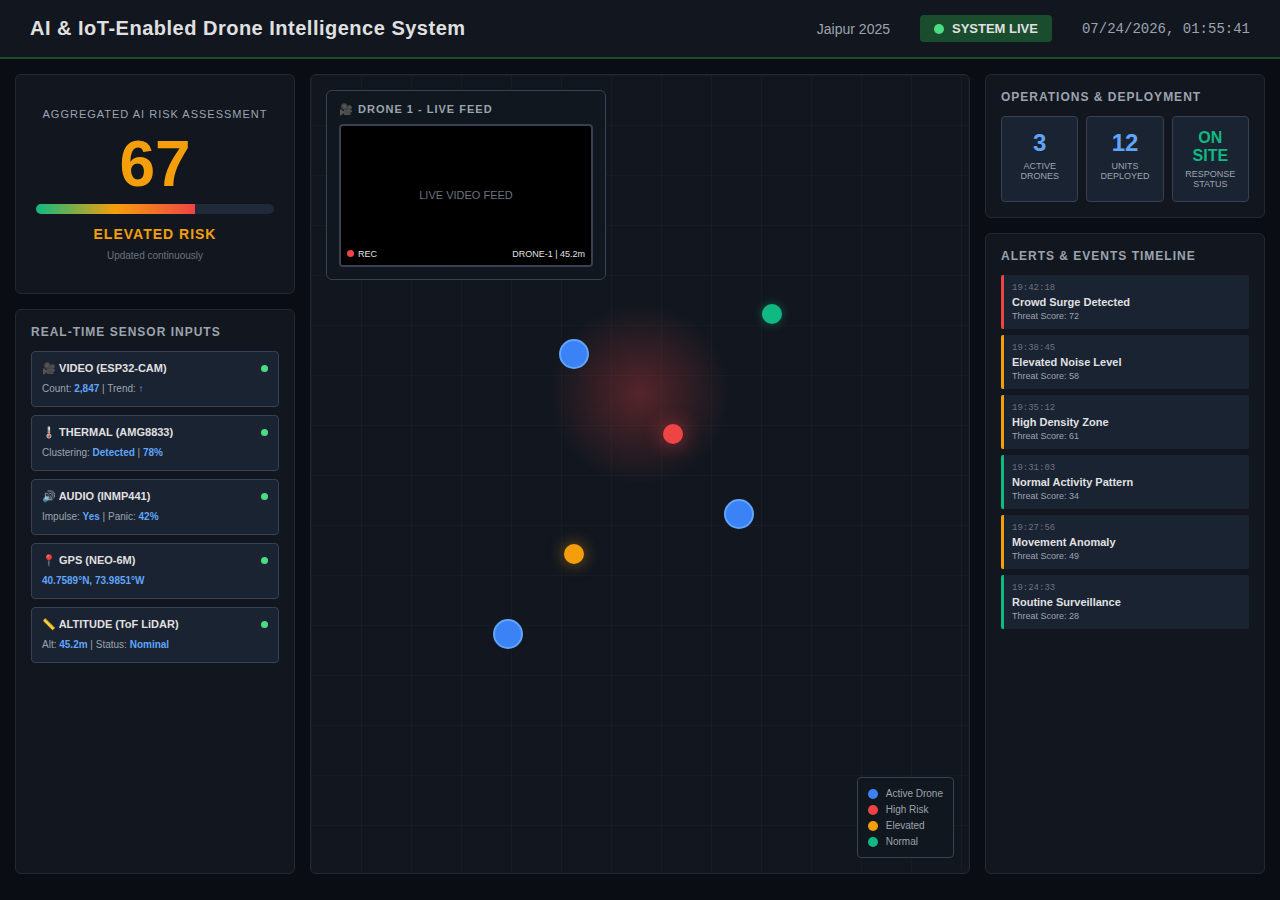
<file: demo.html>
<!DOCTYPE html>
<html lang="en">
<head>
    <meta charset="UTF-8">
    <meta name="viewport" content="width=device-width, initial-scale=1.0">
    <title>AI-Enabled Situational Awareness Dashboard</title>
    <style>
        * {
            margin: 0;
            padding: 0;
            box-sizing: border-box;
        }

        body {
            font-family: 'Segoe UI', Tahoma, Geneva, Verdana, sans-serif;
            background: #0a0e14;
            color: #e0e0e0;
            overflow: hidden;
            height: 100vh;
        }

        .top-bar {
            background: #12171f;
            border-bottom: 2px solid #1a4d2e;
            padding: 15px 30px;
            display: flex;
            justify-content: space-between;
            align-items: center;
        }

        .top-bar h1 {
            font-size: 20px;
            font-weight: 600;
            color: #e0e0e0;
            letter-spacing: 0.5px;
        }

        .top-bar-right {
            display: flex;
            gap: 30px;
            align-items: center;
        }

        .status-badge {
            display: flex;
            align-items: center;
            gap: 8px;
            padding: 6px 14px;
            background: #1a4d2e;
            border-radius: 4px;
        }

        .status-dot {
            width: 10px;
            height: 10px;
            border-radius: 50%;
            background: #4ade80;
            animation: pulse 2s infinite;
        }

        @keyframes pulse {
            0%, 100% { opacity: 1; }
            50% { opacity: 0.5; }
        }

        .timestamp {
            font-size: 14px;
            color: #9ca3af;
            font-family: 'Courier New', monospace;
        }

        .main-container {
            display: grid;
            grid-template-columns: 280px 1fr 280px;
            grid-template-rows: 1fr;
            gap: 15px;
            padding: 15px;
            height: calc(100vh - 70px);
        }

        .left-panel, .right-panel {
            display: flex;
            flex-direction: column;
            gap: 15px;
        }

        .map-section {
            background: #12171f;
            border: 1px solid #1f2937;
            border-radius: 6px;
            position: relative;
            overflow: hidden;
        }

        .map-canvas {
            width: 100%;
            height: 100%;
            background: transparent;
            position: relative;
        }

        .map-background {
            position: absolute;
            top: 0;
            left: 0;
            right: 0;
            bottom: 0;
            background-image: url('https://api.mapbox.com/styles/v1/mapbox/dark-v11/static/-73.9851,40.7589,13,0/1200x800@2x?access_token=pk.eyJ1IjoibWFwYm94IiwiYSI6ImNpejY4NXVycTA2emYycXBndHRqcmZ3N3gifQ.rJcFIG214AriISLbB6B5aw');
            background-size: cover;
            background-position: center;
            opacity: 0.7;
        }

        .map-grid {
            position: absolute;
            top: 0;
            left: 0;
            right: 0;
            bottom: 0;
            background-image: 
                linear-gradient(rgba(255,255,255,0.02) 1px, transparent 1px),
                linear-gradient(90deg, rgba(255,255,255,0.02) 1px, transparent 1px);
            background-size: 50px 50px;
            pointer-events: none;
        }

        .drone-marker {
            position: absolute;
            width: 30px;
            height: 30px;
            background: #3b82f6;
            border: 2px solid #60a5fa;
            border-radius: 50%;
            transform: translate(-50%, -50%);
            animation: droneMove 8s linear infinite;
        }

        .drone-1 { top: 35%; left: 40%; animation-delay: 0s; }
        .drone-2 { top: 55%; left: 65%; animation-delay: 2s; }
        .drone-3 { top: 70%; left: 30%; animation-delay: 4s; }

        @keyframes droneMove {
            0%, 100% { transform: translate(-50%, -50%); }
            25% { transform: translate(-40%, -60%); }
            50% { transform: translate(-60%, -55%); }
            75% { transform: translate(-45%, -45%); }
        }

        .incident-marker {
            position: absolute;
            width: 20px;
            height: 20px;
            border-radius: 50%;
            transform: translate(-50%, -50%);
            animation: markerPulse 1.5s infinite;
        }

        .incident-high { 
            background: #ef4444; 
            box-shadow: 0 0 20px rgba(239, 68, 68, 0.6);
            top: 45%; 
            left: 55%; 
        }

        .incident-medium { 
            background: #f59e0b; 
            box-shadow: 0 0 15px rgba(245, 158, 11, 0.5);
            top: 60%; 
            left: 40%; 
        }

        .incident-low { 
            background: #10b981; 
            box-shadow: 0 0 10px rgba(16, 185, 129, 0.4);
            top: 30%; 
            left: 70%; 
        }

        @keyframes markerPulse {
            0%, 100% { transform: translate(-50%, -50%) scale(1); opacity: 1; }
            50% { transform: translate(-50%, -50%) scale(1.3); opacity: 0.7; }
        }

        .heatmap-overlay {
            position: absolute;
            width: 180px;
            height: 180px;
            background: radial-gradient(circle, rgba(239, 68, 68, 0.3) 0%, transparent 70%);
            border-radius: 50%;
            top: 40%;
            left: 50%;
            transform: translate(-50%, -50%);
            pointer-events: none;
        }

        .threat-panel {
            background: #12171f;
            border: 1px solid #1f2937;
            border-radius: 6px;
            padding: 20px;
            display: flex;
            flex-direction: column;
            align-items: center;
            justify-content: center;
            min-height: 220px;
        }

        .threat-label {
            font-size: 11px;
            color: #9ca3af;
            text-transform: uppercase;
            letter-spacing: 1px;
            margin-bottom: 12px;
        }

        .threat-score {
            font-size: 64px;
            font-weight: 700;
            color: #f59e0b;
            line-height: 1;
            margin-bottom: 8px;
        }

        .threat-gauge {
            width: 100%;
            height: 10px;
            background: #1f2937;
            border-radius: 5px;
            overflow: hidden;
            margin-bottom: 12px;
        }

        .threat-gauge-fill {
            height: 100%;
            width: 67%;
            background: linear-gradient(90deg, #10b981 0%, #f59e0b 50%, #ef4444 100%);
            transition: width 0.5s ease;
        }

        .threat-status {
            font-size: 14px;
            color: #f59e0b;
            font-weight: 600;
            text-transform: uppercase;
            letter-spacing: 1px;
        }

        .threat-subtext {
            font-size: 10px;
            color: #6b7280;
            margin-top: 8px;
        }

        .sensors-panel {
            background: #12171f;
            border: 1px solid #1f2937;
            border-radius: 6px;
            padding: 15px;
            flex: 1;
            display: flex;
            flex-direction: column;
        }

        .panel-title {
            font-size: 12px;
            color: #9ca3af;
            text-transform: uppercase;
            letter-spacing: 1px;
            margin-bottom: 12px;
            font-weight: 600;
        }

        .sensors-grid {
            display: flex;
            flex-direction: column;
            gap: 8px;
            flex: 1;
        }

        .sensor-card {
            background: #1a2332;
            border: 1px solid #374151;
            border-radius: 4px;
            padding: 10px;
        }

        .sensor-header {
            display: flex;
            justify-content: space-between;
            align-items: center;
            margin-bottom: 6px;
        }

        .sensor-name {
            font-size: 11px;
            font-weight: 600;
            color: #e0e0e0;
        }

        .sensor-status {
            width: 7px;
            height: 7px;
            border-radius: 50%;
            background: #4ade80;
        }

        .sensor-data {
            font-size: 10px;
            color: #9ca3af;
            line-height: 1.5;
        }

        .sensor-value {
            color: #60a5fa;
            font-weight: 600;
        }

        .video-feed-panel {
            position: absolute;
            top: 15px;
            left: 15px;
            width: 280px;
            background: rgba(18, 23, 31, 0.95);
            border: 1px solid #374151;
            border-radius: 6px;
            padding: 12px;
            z-index: 10;
        }

        .video-container {
            width: 100%;
            aspect-ratio: 16/9;
            background: #000;
            border: 2px solid #374151;
            border-radius: 4px;
            margin-top: 8px;
            position: relative;
            overflow: hidden;
        }

        .video-placeholder {
            width: 100%;
            height: 100%;
            display: flex;
            align-items: center;
            justify-content: center;
            color: #6b7280;
            font-size: 11px;
        }

        .video-overlay {
            position: absolute;
            bottom: 0;
            left: 0;
            right: 0;
            background: linear-gradient(to top, rgba(0,0,0,0.8), transparent);
            padding: 6px;
            font-size: 9px;
            color: #e0e0e0;
        }

        .video-status {
            display: flex;
            justify-content: space-between;
            align-items: center;
        }

        .rec-indicator {
            display: flex;
            align-items: center;
            gap: 4px;
        }

        .rec-dot {
            width: 7px;
            height: 7px;
            border-radius: 50%;
            background: #ef4444;
            animation: recPulse 1s infinite;
        }

        @keyframes recPulse {
            0%, 100% { opacity: 1; }
            50% { opacity: 0.3; }
        }

        .video-feed-title {
            font-size: 11px;
            color: #9ca3af;
            text-transform: uppercase;
            letter-spacing: 1px;
            font-weight: 600;
        }

        .operations-panel {
            background: #12171f;
            border: 1px solid #1f2937;
            border-radius: 6px;
            padding: 15px;
            min-height: 140px;
        }

        .operations-grid {
            display: grid;
            grid-template-columns: repeat(3, 1fr);
            gap: 8px;
            margin-top: 10px;
        }

        .ops-card {
            background: #1a2332;
            border: 1px solid #374151;
            border-radius: 4px;
            padding: 12px;
            text-align: center;
        }

        .ops-value {
            font-size: 24px;
            font-weight: 700;
            color: #60a5fa;
            margin-bottom: 4px;
        }

        .ops-label {
            font-size: 9px;
            color: #9ca3af;
            text-transform: uppercase;
        }

        .alerts-panel {
            background: #12171f;
            border: 1px solid #1f2937;
            border-radius: 6px;
            padding: 15px;
            flex: 1;
            display: flex;
            flex-direction: column;
        }

        .alerts-grid {
            display: flex;
            flex-direction: column;
            gap: 6px;
            flex: 1;
        }

        .alert-item {
            background: #1a2332;
            border-left: 3px solid #ef4444;
            padding: 8px;
            border-radius: 2px;
        }

        .alert-item.medium {
            border-left-color: #f59e0b;
        }

        .alert-item.low {
            border-left-color: #10b981;
        }

        .alert-time {
            font-size: 9px;
            color: #6b7280;
            font-family: 'Courier New', monospace;
        }

        .alert-type {
            font-size: 11px;
            font-weight: 600;
            color: #e0e0e0;
            margin: 3px 0;
        }

        .alert-score {
            font-size: 9px;
            color: #9ca3af;
        }

        .map-legend {
            position: absolute;
            bottom: 15px;
            right: 15px;
            background: rgba(18, 23, 31, 0.95);
            padding: 10px;
            border-radius: 4px;
            border: 1px solid #374151;
        }

        .legend-item {
            display: flex;
            align-items: center;
            gap: 8px;
            margin-bottom: 5px;
            font-size: 10px;
            color: #9ca3af;
        }

        .legend-item:last-child {
            margin-bottom: 0;
        }

        .legend-color {
            width: 10px;
            height: 10px;
            border-radius: 50%;
        }
    </style>
</head>
<body>
    <div class="top-bar">
        <h1>AI & IoT-Enabled Drone Intelligence System</h1>
        <div class="top-bar-right">
            <div style="font-size: 14px; color: #9ca3af;">Jaipur 2025</div>
            <div class="status-badge">
                <div class="status-dot"></div>
                <span style="font-size: 13px; font-weight: 600;">SYSTEM LIVE</span>
            </div>
            <div class="timestamp" id="timestamp"></div>
        </div>
    </div>

    <div class="main-container">
        <!-- LEFT PANEL -->
        <div class="left-panel">
            <div class="threat-panel">
                <div class="threat-label">Aggregated AI Risk Assessment</div>
                <div class="threat-score" id="threatScore">67</div>
                <div class="threat-gauge">
                    <div class="threat-gauge-fill" id="threatGauge"></div>
                </div>
                <div class="threat-status">ELEVATED RISK</div>
                <div class="threat-subtext">Updated continuously</div>
            </div>

            <div class="sensors-panel">
                <div class="panel-title">Real-Time Sensor Inputs</div>
                <div class="sensors-grid">
                    <div class="sensor-card">
                        <div class="sensor-header">
                            <div class="sensor-name">🎥 VIDEO (ESP32-CAM)</div>
                            <div class="sensor-status"></div>
                        </div>
                        <div class="sensor-data">
                            Count: <span class="sensor-value">2,847</span> | Trend: <span class="sensor-value">↑</span>
                        </div>
                    </div>

                    <div class="sensor-card">
                        <div class="sensor-header">
                            <div class="sensor-name">🌡️ THERMAL (AMG8833)</div>
                            <div class="sensor-status"></div>
                        </div>
                        <div class="sensor-data">
                            Clustering: <span class="sensor-value">Detected</span> | <span class="sensor-value">78%</span>
                        </div>
                    </div>

                    <div class="sensor-card">
                        <div class="sensor-header">
                            <div class="sensor-name">🔊 AUDIO (INMP441)</div>
                            <div class="sensor-status"></div>
                        </div>
                        <div class="sensor-data">
                            Impulse: <span class="sensor-value">Yes</span> | Panic: <span class="sensor-value">42%</span>
                        </div>
                    </div>

                    <div class="sensor-card">
                        <div class="sensor-header">
                            <div class="sensor-name">📍 GPS (NEO-6M)</div>
                            <div class="sensor-status"></div>
                        </div>
                        <div class="sensor-data">
                            <span class="sensor-value">40.7589°N, 73.9851°W</span>
                        </div>
                    </div>

                    <div class="sensor-card">
                        <div class="sensor-header">
                            <div class="sensor-name">📏 ALTITUDE (ToF LiDAR)</div>
                            <div class="sensor-status"></div>
                        </div>
                        <div class="sensor-data">
                            Alt: <span class="sensor-value">45.2m</span> | Status: <span class="sensor-value">Nominal</span>
                        </div>
                    </div>
                </div>
            </div>
        </div>

        <!-- CENTER MAP -->
        <div class="map-section">
            <div class="map-canvas">
                <div class="map-background"></div>
                <div class="map-grid"></div>
                <div class="heatmap-overlay"></div>
                
                <!-- VIDEO FEED OVERLAY -->
                <div class="video-feed-panel">
                    <div class="video-feed-title">🎥 Drone 1 - Live Feed</div>
                    <div class="video-container">
                        <div class="video-placeholder">
                            <!-- Replace this div with: <img src="your-image.jpg" style="width: 100%; height: 100%; object-fit: cover;"> -->
                            LIVE VIDEO FEED
                        </div>
                        <div class="video-overlay">
                            <div class="video-status">
                                <div class="rec-indicator">
                                    <div class="rec-dot"></div>
                                    <span>REC</span>
                                </div>
                                <span>DRONE-1 | 45.2m</span>
                            </div>
                        </div>
                    </div>
                </div>
                
                <div class="drone-marker drone-1"></div>
                <div class="drone-marker drone-2"></div>
                <div class="drone-marker drone-3"></div>
                <div class="incident-marker incident-high"></div>
                <div class="incident-marker incident-medium"></div>
                <div class="incident-marker incident-low"></div>
                
                <div class="map-legend">
                    <div class="legend-item">
                        <div class="legend-color" style="background: #3b82f6;"></div>
                        <span>Active Drone</span>
                    </div>
                    <div class="legend-item">
                        <div class="legend-color" style="background: #ef4444;"></div>
                        <span>High Risk</span>
                    </div>
                    <div class="legend-item">
                        <div class="legend-color" style="background: #f59e0b;"></div>
                        <span>Elevated</span>
                    </div>
                    <div class="legend-item">
                        <div class="legend-color" style="background: #10b981;"></div>
                        <span>Normal</span>
                    </div>
                </div>
            </div>
        </div>

        <!-- RIGHT PANEL -->
        <div class="right-panel">
            <div class="operations-panel">
                <div class="panel-title">Operations & Deployment</div>
                <div class="operations-grid">
                    <div class="ops-card">
                        <div class="ops-value">3</div>
                        <div class="ops-label">Active Drones</div>
                    </div>
                    <div class="ops-card">
                        <div class="ops-value">12</div>
                        <div class="ops-label">Units Deployed</div>
                    </div>
                    <div class="ops-card">
                        <div class="ops-value" style="color: #10b981; font-size: 16px;">ON SITE</div>
                        <div class="ops-label">Response Status</div>
                    </div>
                </div>
            </div>

            <div class="alerts-panel">
                <div class="panel-title">Alerts & Events Timeline</div>
                <div class="alerts-grid">
                    <div class="alert-item">
                        <div class="alert-time">19:42:18</div>
                        <div class="alert-type">Crowd Surge Detected</div>
                        <div class="alert-score">Threat Score: 72</div>
                    </div>
                    <div class="alert-item medium">
                        <div class="alert-time">19:38:45</div>
                        <div class="alert-type">Elevated Noise Level</div>
                        <div class="alert-score">Threat Score: 58</div>
                    </div>
                    <div class="alert-item medium">
                        <div class="alert-time">19:35:12</div>
                        <div class="alert-type">High Density Zone</div>
                        <div class="alert-score">Threat Score: 61</div>
                    </div>
                    <div class="alert-item low">
                        <div class="alert-time">19:31:03</div>
                        <div class="alert-type">Normal Activity Pattern</div>
                        <div class="alert-score">Threat Score: 34</div>
                    </div>
                    <div class="alert-item medium">
                        <div class="alert-time">19:27:56</div>
                        <div class="alert-type">Movement Anomaly</div>
                        <div class="alert-score">Threat Score: 49</div>
                    </div>
                    <div class="alert-item low">
                        <div class="alert-time">19:24:33</div>
                        <div class="alert-type">Routine Surveillance</div>
                        <div class="alert-score">Threat Score: 28</div>
                    </div>
                </div>
            </div>
        </div>
    </div>

    <script>
        function updateTimestamp() {
            const now = new Date();
            const formatted = now.toLocaleString('en-US', {
                year: 'numeric',
                month: '2-digit',
                day: '2-digit',
                hour: '2-digit',
                minute: '2-digit',
                second: '2-digit',
                hour12: false
            });
            document.getElementById('timestamp').textContent = formatted;
        }

        function updateThreatScore() {
            const score = 65 + Math.floor(Math.random() * 6);
            document.getElementById('threatScore').textContent = score;
            document.getElementById('threatGauge').style.width = score + '%';
        }

        updateTimestamp();
        setInterval(updateTimestamp, 1000);
        setInterval(updateThreatScore, 5000);
    </script>
</body>
</html>
</file>
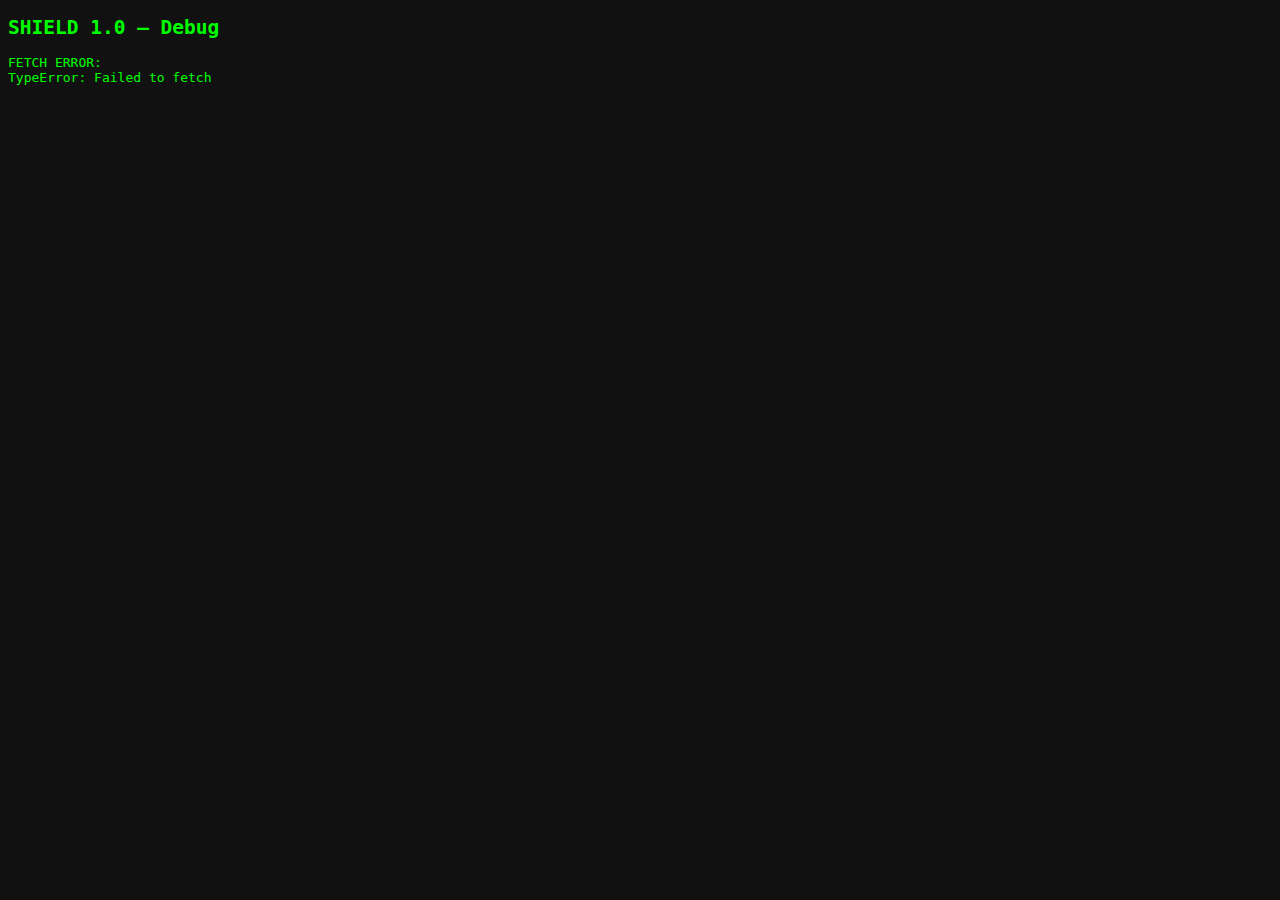
<file: demo3.html>
<!DOCTYPE html>
<html>
<head>
  <meta charset="utf-8">
  <title>SHIELD 1.0 Debug Dashboard</title>
  <style>
    body { background:#111; color:#0f0; font-family: monospace; }
    pre { white-space: pre-wrap; }
  </style>
</head>
<body>
  <h2>SHIELD 1.0 – Debug</h2>
  <pre id="out">Waiting...</pre>

  <script>
    const URL = "http://192.168.137.218/data"; // <-- VERIFY IP

    async function fetchData() {
      try {
        const res = await fetch(URL, { cache: "no-store" });
        if (!res.ok) {
          throw new Error("HTTP " + res.status);
        }
        const json = await res.json();
        document.getElementById("out").textContent =
          JSON.stringify(json, null, 2);
      } catch (err) {
        document.getElementById("out").textContent =
          "FETCH ERROR:\n" + err.toString();
        console.error(err);
      }
    }

    setInterval(fetchData, 500);
  </script>
</body>
</html>
</file>
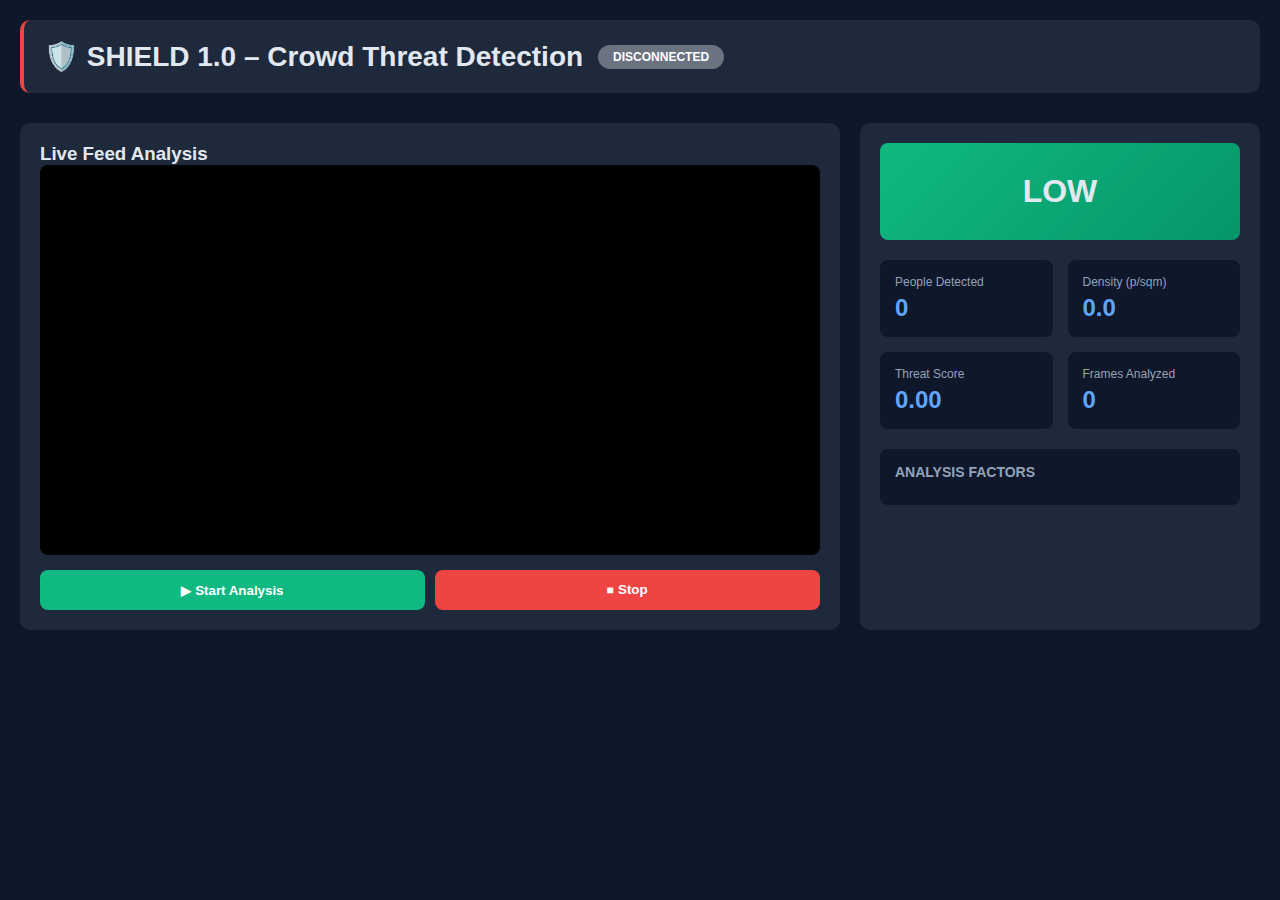
<file: model.html>
<!DOCTYPE html>
<html lang="en">
<head>
  <meta charset="UTF-8" />
  <title>SHIELD 1.0 – Crowd Threat Monitor</title>

  <style>
    * {
      margin: 0;
      padding: 0;
      box-sizing: border-box;
    }

    body {
      font-family: -apple-system, BlinkMacSystemFont, 'Segoe UI', sans-serif;
      background: #0f172a;
      color: #e2e8f0;
      padding: 20px;
    }

    .container {
      max-width: 1400px;
      margin: 0 auto;
    }

    .header {
      display: flex;
      align-items: center;
      gap: 15px;
      margin-bottom: 30px;
      padding: 20px;
      background: #1e293b;
      border-radius: 10px;
      border-left: 4px solid #ef4444;
    }

    .header h1 {
      font-size: 28px;
    }

    .status-badge {
      padding: 5px 15px;
      border-radius: 20px;
      font-size: 12px;
      font-weight: bold;
    }

    .status-connected {
      background: #10b981;
      color: white;
    }

    .status-disconnected {
      background: #6b7280;
      color: white;
    }

    .main-grid {
      display: grid;
      grid-template-columns: 1fr 400px;
      gap: 20px;
    }

    .video-panel,
    .threat-panel {
      background: #1e293b;
      border-radius: 10px;
      padding: 20px;
    }

    .video-container {
      position: relative;
      background: #000;
      border-radius: 8px;
      overflow: hidden;
    }

    #videoCanvas {
      width: 100%;
      height: auto;
      display: block;
    }

    .threat-level {
      text-align: center;
      padding: 30px;
      border-radius: 8px;
      margin-bottom: 20px;
      font-size: 32px;
      font-weight: bold;
      text-transform: uppercase;
    }

    .threat-LOW {
      background: linear-gradient(135deg, #10b981, #059669);
    }

    .threat-MEDIUM {
      background: linear-gradient(135deg, #f59e0b, #d97706);
    }

    .threat-HIGH {
      background: linear-gradient(135deg, #ef4444, #dc2626);
      animation: pulse 2s infinite;
    }

    @keyframes pulse {
      0%, 100% { opacity: 1; }
      50% { opacity: 0.8; }
    }

    .metrics {
      display: grid;
      grid-template-columns: 1fr 1fr;
      gap: 15px;
      margin-bottom: 20px;
    }

    .metric-card {
      background: #0f172a;
      padding: 15px;
      border-radius: 8px;
    }

    .metric-label {
      font-size: 12px;
      color: #94a3b8;
      margin-bottom: 5px;
    }

    .metric-value {
      font-size: 24px;
      font-weight: bold;
      color: #60a5fa;
    }

    .reasons-box {
      background: #0f172a;
      padding: 15px;
      border-radius: 8px;
    }

    .reasons-box h3 {
      margin-bottom: 10px;
      font-size: 14px;
      color: #94a3b8;
    }

    .reason-item {
      padding: 10px;
      margin-bottom: 8px;
      background: #1e293b;
      border-radius: 5px;
      border-left: 3px solid #60a5fa;
      font-size: 13px;
    }

    .controls {
      margin-top: 15px;
      display: flex;
      gap: 10px;
    }

    button {
      flex: 1;
      padding: 12px;
      border: none;
      border-radius: 8px;
      font-weight: bold;
      cursor: pointer;
    }

    .btn-start {
      background: #10b981;
      color: white;
    }

    .btn-stop {
      background: #ef4444;
      color: white;
    }
  </style>
</head>

<body>
  <div class="container">

    <!-- HEADER -->
    <div class="header">
      <h1>🛡️ SHIELD 1.0 – Crowd Threat Detection</h1>
      <span id="statusBadge" class="status-badge status-disconnected">
        DISCONNECTED
      </span>
    </div>

    <div class="main-grid">

      <!-- VIDEO PANEL -->
      <div class="video-panel">
        <h3>Live Feed Analysis</h3>
        <div class="video-container">
          <canvas id="videoCanvas"></canvas>
        </div>

        <div class="controls">
          <button class="btn-start" onclick="startAnalysis()">▶ Start Analysis</button>
          <button class="btn-stop" onclick="stopAnalysis()">⏹ Stop</button>
        </div>
      </div>

      <!-- THREAT PANEL -->
      <div class="threat-panel">
        <div id="threatLevel" class="threat-level threat-LOW">LOW</div>

        <div class="metrics">
          <div class="metric-card">
            <div class="metric-label">People Detected</div>
            <div id="personCount" class="metric-value">0</div>
          </div>

          <div class="metric-card">
            <div class="metric-label">Density (p/sqm)</div>
            <div id="density" class="metric-value">0.0</div>
          </div>

          <div class="metric-card">
            <div class="metric-label">Threat Score</div>
            <div id="threatScore" class="metric-value">0.00</div>
          </div>

          <div class="metric-card">
            <div class="metric-label">Frames Analyzed</div>
            <div id="frameCount" class="metric-value">0</div>
          </div>
        </div>

        <div class="reasons-box">
          <h3>ANALYSIS FACTORS</h3>
          <div id="reasonsList"></div>
        </div>
      </div>

    </div>
  </div>

  <!-- SCRIPT -->
  <script>
    let ws = null;
    let frameCount = 0;

    const canvas = document.getElementById('videoCanvas');
    const ctx = canvas.getContext('2d');

    function startAnalysis() {
      if (ws && ws.readyState === WebSocket.OPEN) return;

      frameCount = 0;
      ws = new WebSocket('ws://localhost:8000/ws/stream');

      ws.onopen = () => {
        document.getElementById('statusBadge').textContent = 'CONNECTED';
        document.getElementById('statusBadge').className =
          'status-badge status-connected';
      };

      ws.onmessage = (event) => {
        const data = JSON.parse(event.data);
        updateUI(data);
        drawDetections(data);
        frameCount++;
      };

      ws.onclose = () => {
        document.getElementById('statusBadge').textContent = 'DISCONNECTED';
        document.getElementById('statusBadge').className =
          'status-badge status-disconnected';
      };
    }

    function stopAnalysis() {
      if (ws) {
        ws.close();
        ws = null;
      }
    }

    function updateUI(data) {
      const threatLevelDiv = document.getElementById('threatLevel');
      threatLevelDiv.textContent = data.threat_level;
      threatLevelDiv.className = `threat-level threat-${data.threat_level}`;

      document.getElementById('personCount').textContent = data.person_count || 0;
      document.getElementById('density').textContent = data.density || 0;
      document.getElementById('threatScore').textContent = data.threat_score || 0;
      document.getElementById('frameCount').textContent = frameCount;

      const reasonsList = document.getElementById('reasonsList');
      reasonsList.innerHTML = (data.reasons || [])
        .map(r => `<div class="reason-item">${r}</div>`)
        .join('');
    }

    function drawDetections(data) {
      if (!data.detections) return;

      if (canvas.width === 0) {
        canvas.width = 1280;
        canvas.height = 720;
      }

      ctx.clearRect(0, 0, canvas.width, canvas.height);

      data.detections.forEach(det => {
        const [x1, y1, x2, y2] = det.bbox;
        ctx.strokeStyle = '#10b981';
        ctx.lineWidth = 2;
        ctx.strokeRect(x1, y1, x2 - x1, y2 - y1);

        ctx.fillStyle = '#10b981';
        ctx.font = '12px monospace';
        ctx.fillText(`${(det.conf * 100).toFixed(0)}%`, x1, y1 - 5);
      });
    }
  </script>
</body>
</html>
</file>
